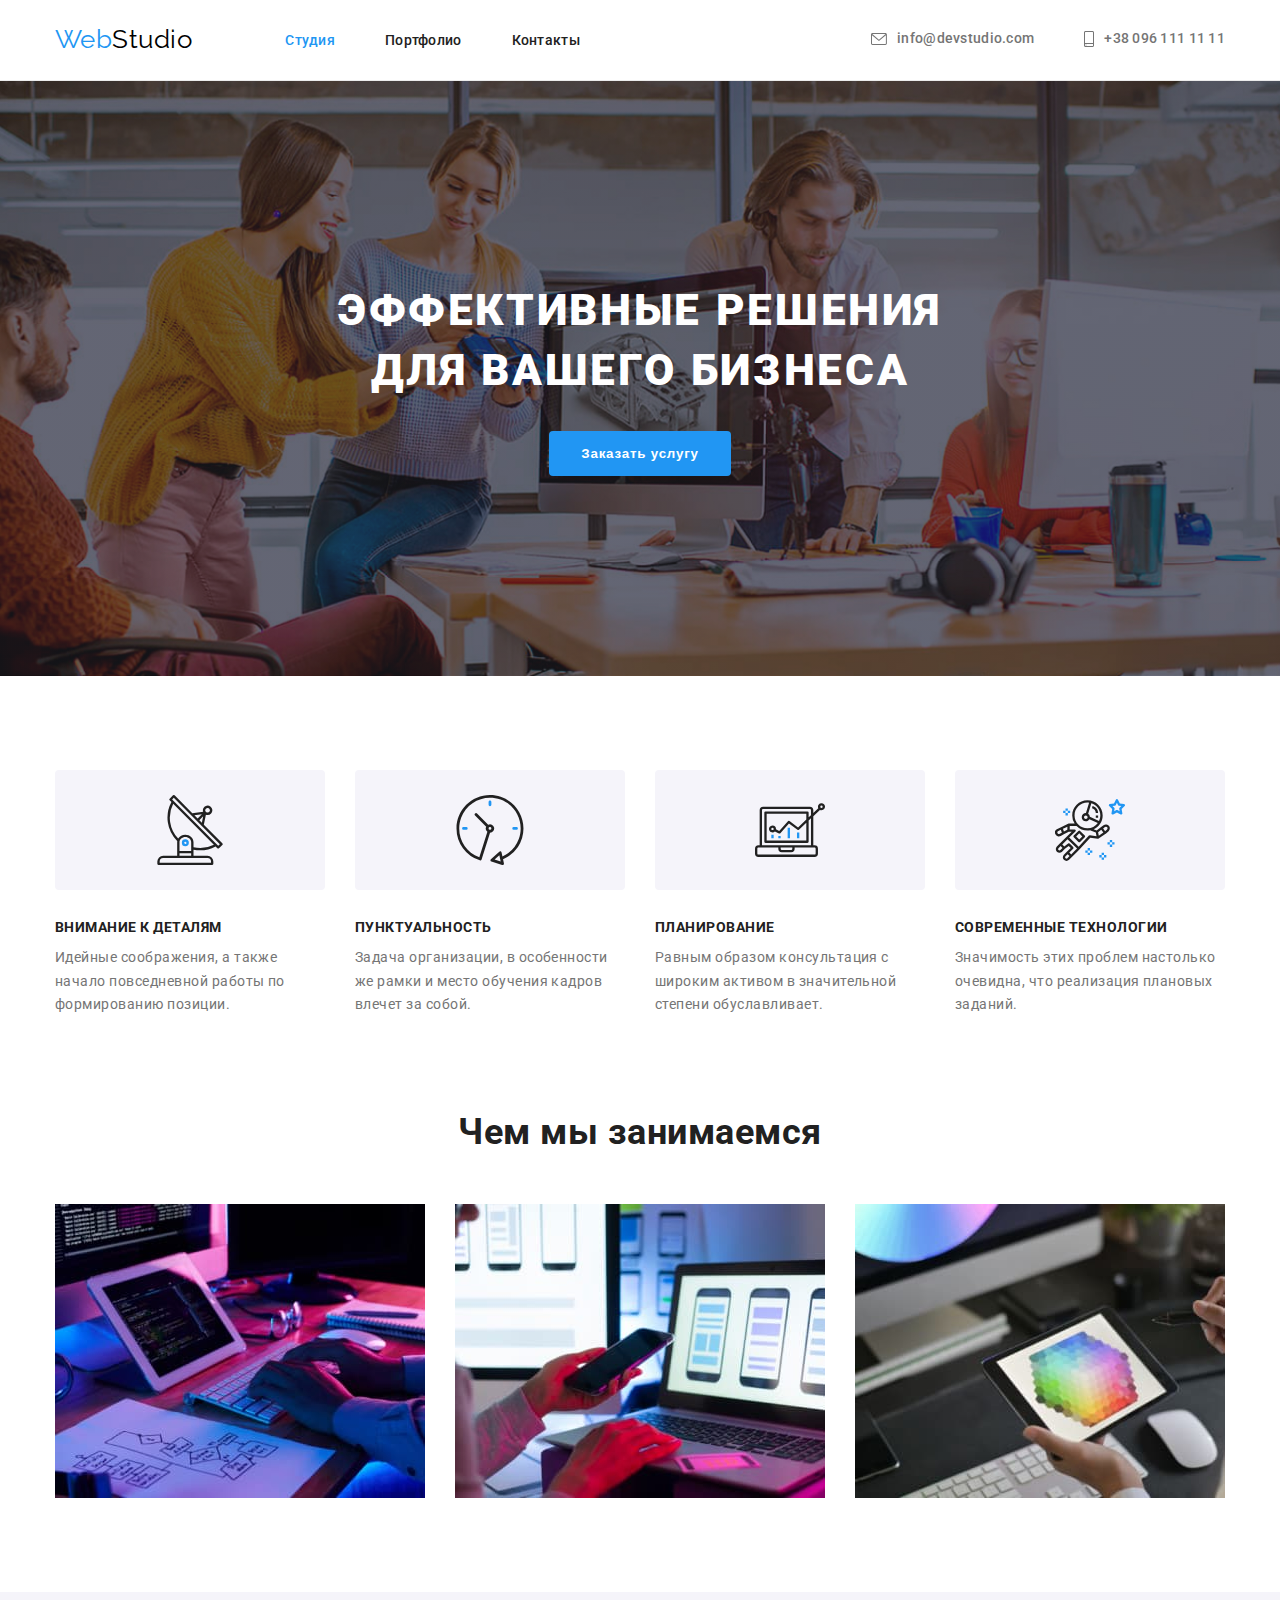
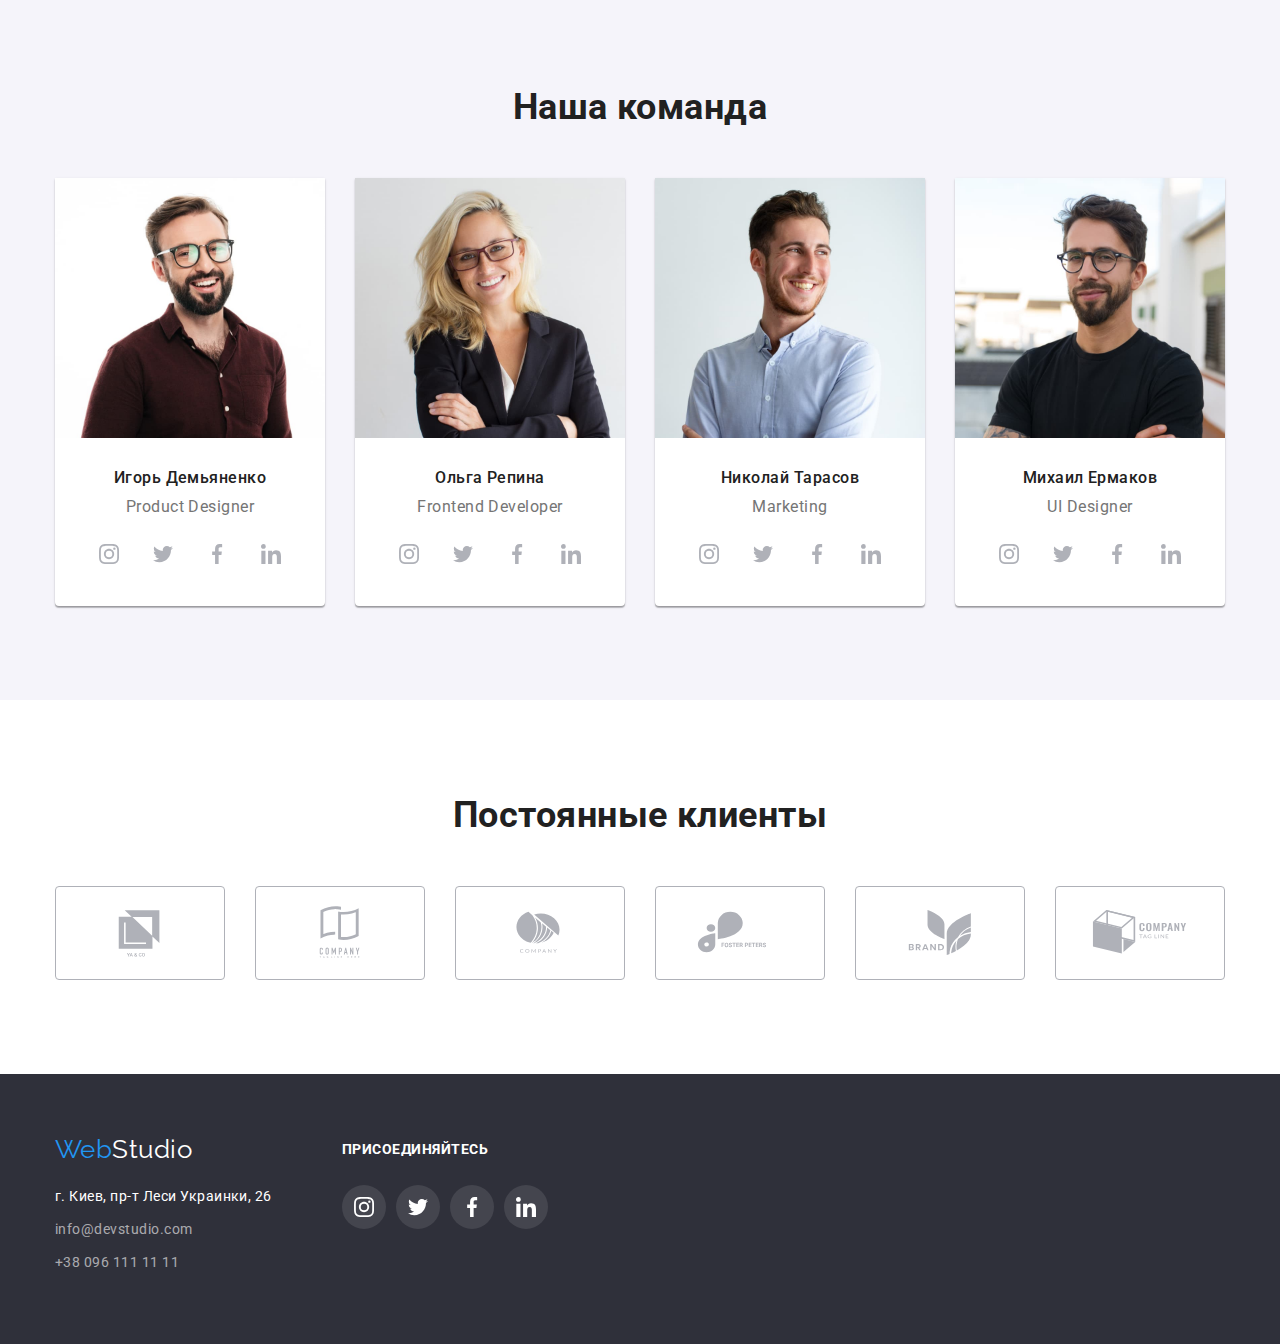
<file: index.html>
<!DOCTYPE html>
<html lang="ru">

<head>
  <meta charset="UTF-8" />
  <meta http-equiv="X-UA-Compatible" content="IE=edge" />
  <meta name="viewport" content="width=device-width, initial-scale=1.0" />
  <title>WebStudio Студия</title>
  <link rel="preconnect" href="https://fonts.gstatic.com" />
  <link href="https://fonts.googleapis.com/css2?family=Raleway:wght@700&family=Roboto:wght@400;500;700;900&display=swap"
    rel="stylesheet" />
  <link rel="stylesheet" href="https://cdnjs.cloudflare.com/ajax/libs/modern-normalize/1.0.0/modern-normalize.min.css"
    integrity="sha512-ISS7cAi1PEhQ8jnbJpJZMd29NlhNj4AWYyLOSp2CE/CsHxTCu+r+t0D2yoJudVrd0/8fTVPUVDzY5Tvli75u/g=="
    crossorigin="anonymous" />
  <link rel="stylesheet" href="./css/styles.css" />
</head>

<body>
  <header class="white-bg page-header">
    <div class="container">
      <div class="page-top">
        <a class="logo " href="./index.html"><span class="l1">Web</span><span class="l2">Studio</span></a>
        <nav class="">
          <ul class="list menu">
            <li class="item"><a class="nav select" href="./index.html">Студия</a></li>
            <li class="item"><a class="nav" href="./portfolio.html">Портфолио</a></li>
            <li class="item"><a class="nav" href="">Контакты</a></li>
          </ul>
        </nav>
        <ul class="list contacts-list">
          <li class="item">
            <a class="links-top" href="mailto:info@devstudio.com" target="_blank" rel="noopener noreferrer">
              <svg class="top-icons-svg envelope" width="16" height="12">
                <use href="./images/icons.svg#svg-01"></use>
              </svg>
              info@devstudio.com
            </a>
          </li>
          <li class="item">
            <a class="links-top" href="tel:+380961111111" target="_blank" rel="noopener noreferrer">
              <svg class="top-icons-svg envelope" width="10" height="16">
                <use href="./images/icons.svg#svg-02"></use>
              </svg>
              +38 096 111 11 11
            </a>
          </li>
        </ul>
      </div>
    </div>
  </header>

  <main>

    <section class="cta cta-bg">

      <div class="container">
        <h1 class="ind-title ">
          Эффективные решения<br /><span class="white-space">для вашего бизнеса</span>
        </h1>
        <button class="ind-btn" type="button">Заказать услугу</button>
      </div>

    </section>


    <section class="section about">
      <div class="container">
        <ul class="list about-list ">
          <li class="item  ">
            <a class="about-link" href="" target="_blank">
              <svg class="about-svg">
                <use href="./images/icons.svg#cta-01"></use>
              </svg>
            </a>

            <h3 class="ind-list1-title">Внимание к деталям</h3>
            <p class="ind-list1-text">
              Идейные соображения, а также начало повседневной работы по
              формированию позиции.
            </p>

          </li>

          <li class="item ">
            <a class="about-link" href="" target="_blank">
              <svg class="about-svg ">
                <use href="./images/icons.svg#cta-02"></use>
              </svg>
            </a>


            <h3 class="ind-list1-title">Пунктуальность</h3>
            <p class="ind-list1-text">
              Задача организации, в особенности же рамки и место обучения кадров
              влечет за собой.
            </p>

          </li>

          <li class="item ">
            <a class="about-link" href="" target="_blank">
              <svg class="about-svg ">
                <use href="./images/icons.svg#cta-03"></use>
              </svg>
            </a>

            <h3 class="ind-list1-title">Планирование</h3>
            <p class="ind-list1-text">
              Равным образом консультация с широким активом в значительной
              степени обуславливает.
            </p>

          </li>

          <li class="item">
            <a class="about-link" href="" target="_blank">
              <svg class="about-svg">
                <use href="./images/icons.svg#cta-04"></use>
              </svg>
            </a>

            <h3 class="ind-list1-title">Современные технологии</h3>
            <p class="ind-list1-text">
              Значимость этих проблем настолько очевидна, что реализация
              плановых заданий.
            </p>
      </div>
      </li>
      </ul>
      </div>
    </section>
    <section class="we-do section">
      <div class="container ">
        <h2 class="ind-headline">Чем мы занимаемся</h2>
        <ul class="list we-do-list">
          <li class="item ">
            <img src="./images/we-do/img-01.jpg" alt="Планирование" />
          </li>

          <li class="item ">
            <img src="./images/we-do/img-02.jpg" alt="Дизайн" />
          </li>

          <li class="item ">
            <img src="./images/we-do/img-03.jpg" alt="Цвет" />
          </li>
        </ul>
      </div>
    </section>

    <section class="team section light-bg">
      <div class="container">
        <h2 class="ind-headline ">Наша команда</h2>
        <ul class="list team-list">
          <li class="item">
            <img class="item-img" src="./images/team/img-01.jpg" alt="Игорь Демьяненко" />
            <div class="content">
              <h3 class="ind-list2-title">Игорь Демьяненко</h3>
              <p class="ind-list2-text">Product Designer</p>

              <ul class="list sm-icons">
                <li class="sm-item ">
                  <a href="" class="sm-links" target="_blank" rel="noopener noreferrer">
                    <svg class="sm-icons-svg">
                      <use href="./images/icons.svg#sm-01"></use>
                    </svg>
                  </a>
                </li>
                <li class="sm-item ">
                  <a href="" class="sm-links" target="_blank" rel="noopener noreferrer">
                    <svg class="sm-icons-svg">
                      <use href="./images/icons.svg#sm-02"></use>
                    </svg>
                  </a>
                </li>
                <li class="sm-item ">
                  <a href="" class="sm-links" target="_blank" rel="noopener noreferrer">
                    <svg class="sm-icons-svg">
                      <use href="./images/icons.svg#sm-03"></use>
                    </svg>
                  </a>
                </li>
                <li class="sm-item ">
                  <a href="" class="sm-links" target="_blank" rel="noopener noreferrer">
                    <svg class="sm-icons-svg">
                      <use href="./images/icons.svg#sm-04"></use>
                    </svg>
                  </a>
                </li>
              </ul>

            </div>
          </li>

          <li class="item">
            <img class="item-img" src="./images/team/img-02.jpg" alt="Ольга Репина" />
            <div class="content">
              <h3 class="ind-list2-title">Ольга Репина</h3>
              <p class="ind-list2-text">Frontend Developer</p>
              <ul class="list sm-icons">
                <li class="sm-item ">
                  <a href="" class="sm-links" target="_blank" rel="noopener noreferrer">
                    <svg class="sm-icons-svg">
                      <use href="./images/icons.svg#sm-01"></use>
                    </svg>
                  </a>
                </li>
                <li class="sm-item ">
                  <a href="" class="sm-links" target="_blank" rel="noopener noreferrer">
                    <svg class="sm-icons-svg">
                      <use href="./images/icons.svg#sm-02"></use>
                    </svg>
                  </a>
                </li>
                <li class="sm-item ">
                  <a href="" class="sm-links" target="_blank" rel="noopener noreferrer">
                    <svg class="sm-icons-svg">
                      <use href="./images/icons.svg#sm-03"></use>
                    </svg>
                  </a>
                </li>
                <li class="sm-item ">
                  <a href="" class="sm-links" target="_blank" rel="noopener noreferrer">
                    <svg class="sm-icons-svg">
                      <use href="./images/icons.svg#sm-04"></use>
                    </svg>
                  </a>
                </li>
              </ul>
            </div>
          </li>

          <li class="item">
            <img class="item-img" src="./images/team/img-03.jpg" alt="Николай Тарасов" />
            <div class="content">
              <h3 class="ind-list2-title">Николай Тарасов</h3>
              <p class="ind-list2-text">Marketing</p>
              <ul class="list sm-icons">
                <li class="sm-item ">
                  <a href="" class="sm-links" target="_blank" rel="noopener noreferrer">
                    <svg class="sm-icons-svg">
                      <use href="./images/icons.svg#sm-01"></use>
                    </svg>
                  </a>
                </li>
                <li class="sm-item ">
                  <a href="" class="sm-links" target="_blank" rel="noopener noreferrer">
                    <svg class="sm-icons-svg">
                      <use href="./images/icons.svg#sm-02"></use>
                    </svg>
                  </a>
                </li>
                <li class="sm-item ">
                  <a href="" class="sm-links" target="_blank" rel="noopener noreferrer">
                    <svg class="sm-icons-svg">
                      <use href="./images/icons.svg#sm-03"></use>
                    </svg>
                  </a>
                </li>
                <li class="sm-item ">
                  <a href="" class="sm-links" target="_blank" rel="noopener noreferrer">
                    <svg class="sm-icons-svg">
                      <use href="./images/icons.svg#sm-04"></use>
                    </svg>
                  </a>
                </li>
              </ul>
            </div>
          </li>

          <li class="item">
            <img class="item-img" src="./images/team/img-04.jpg" alt="Михаил Ермаков" />
            <div class="content">
              <h3 class="ind-list2-title">Михаил Ермаков</h3>
              <p class="ind-list2-text">UI Designer</p>
              <ul class="list sm-icons">
                <li class="sm-item ">
                  <a href="" class="sm-links" target="_blank" rel="noopener noreferrer">
                    <svg class="sm-icons-svg">
                      <use href="./images/icons.svg#sm-01"></use>
                    </svg>
                  </a>
                </li>
                <li class="sm-item ">
                  <a href="" class="sm-links" target="_blank" rel="noopener noreferrer">
                    <svg class="sm-icons-svg">
                      <use href="./images/icons.svg#sm-02"></use>
                    </svg>
                  </a>
                </li>
                <li class="sm-item ">
                  <a href="" class="sm-links" target="_blank" rel="noopener noreferrer">
                    <svg class="sm-icons-svg">
                      <use href="./images/icons.svg#sm-03"></use>
                    </svg>
                  </a>
                </li>
                <li class="sm-item ">
                  <a href="" class="sm-links" target="_blank" rel="noopener noreferrer">
                    <svg class="sm-icons-svg">
                      <use href="./images/icons.svg#sm-04"></use>
                    </svg>
                  </a>
                </li>
              </ul>
            </div>
          </li>
        </ul>
      </div>
    </section>
    <section class="clients section">
      <div class="container">
        <h2 class="ind-headline">Постоянные клиенты</h2>
        <ul class="list clients-list">
          <li class="item">
            <a href="" class="clients-links" target="_blank" rel="noopener noreferrer">
              <svg class="clients-svg" width="106" height="60">
                <use href="./images/icons.svg#log-01"></use>
              </svg>
            </a>
          </li>
          <li class="item">
            <a href="" class="clients-links" target="_blank" rel="noopener noreferrer">
              <svg class="clients-svg" width="106" height="60">
                <use href="./images/icons.svg#log-02"></use>
              </svg>
            </a>
          </li>
          <li class="item">
            <a href="" class="clients-links" target="_blank" rel="noopener noreferrer">
              <svg class="clients-svg" width="106" height="60">
                <use href="./images/icons.svg#log-03"></use>
              </svg>
            </a>
          </li>
          <li class="item">
            <a href="" class="clients-links" target="_blank" rel="noopener noreferrer">
              <svg class="clients-svg" width="106" height="60">
                <use href="./images/icons.svg#log-04"></use>
              </svg>
            </a>
          </li>
          <li class="item">
            <a href="" class="clients-links" target="_blank" rel="noopener noreferrer">
              <svg class="clients-svg" width="106" height="60">
                <use href="./images/icons.svg#log-05"></use>
              </svg>
            </a>
          </li>
          <li class="item">
            <a href="" class="clients-links" target="_blank" rel="noopener noreferrer">
              <svg class="clients-svg" width="106" height="60">
                <use href="./images/icons.svg#log-06"></use>
              </svg>
            </a>
          </li>
        </ul>
      </div>
    </section>
  </main>

  <footer class="dark-bg footer-info">
    <div class="container">
      <div class="bot-row">
        <div class="address-bot">
          <a class="logo-bot" href="./index.html"><span class="l1">Web</span><span class="l3">Studio</span>
          </a>
          <address>
            <ul class="list address-list">
              <li class="item">
                <a class="address" href="https://goo.gl/maps/Poxogy9ZwxsRHQay8" target="_blank">г. Киев, пр-т Леси
                  Украинки,
                  26</a>
              </li>
              <li class="item">
                <a class="links-bot" href="mailto:info@devstudio.com" target="_blank">info@devstudio.com</a>
              </li>
              <li class="item">
                <a class="links-bot" href="tel:+380961111111" target="_blank">+38 096 111 11 11</a>
              </li>
            </ul>
          </address>
        </div>
        <div class="sm-bot">
          <h3 class="sm-bot-title">присоединяйтесь</h3>
          <ul class="list sm-bot-list">
            <li class="item">
              <a href="" class="sm-bot-links" target="_blank" rel="noopener noreferrer">
                <svg class="sm-bot-svg">
                  <use href="./images/icons.svg#sm-01"></use>
                </svg>
              </a>
            </li>
            <li class="item">
              <a href="" class="sm-bot-links" target="_blank" rel="noopener noreferrer">
                <svg class="sm-bot-svg">
                  <use href="./images/icons.svg#sm-02"></use>
                </svg>
              </a>
            </li>
            <li class="item">
              <a href="" class="sm-bot-links" target="_blank" rel="noopener noreferrer">
                <svg class="sm-bot-svg">
                  <use href="./images/icons.svg#sm-03"></use>
                </svg>
              </a>
            </li>
            <li class="item">
              <a href="" class="sm-bot-links" target="_blank" rel="noopener noreferrer">
                <svg class="sm-bot-svg">
                  <use href="./images/icons.svg#sm-04"></use>
                </svg>
              </a>
            </li>
          </ul>

        </div>
      </div>
    </div>

  </footer>

</body>

</html>
</file>
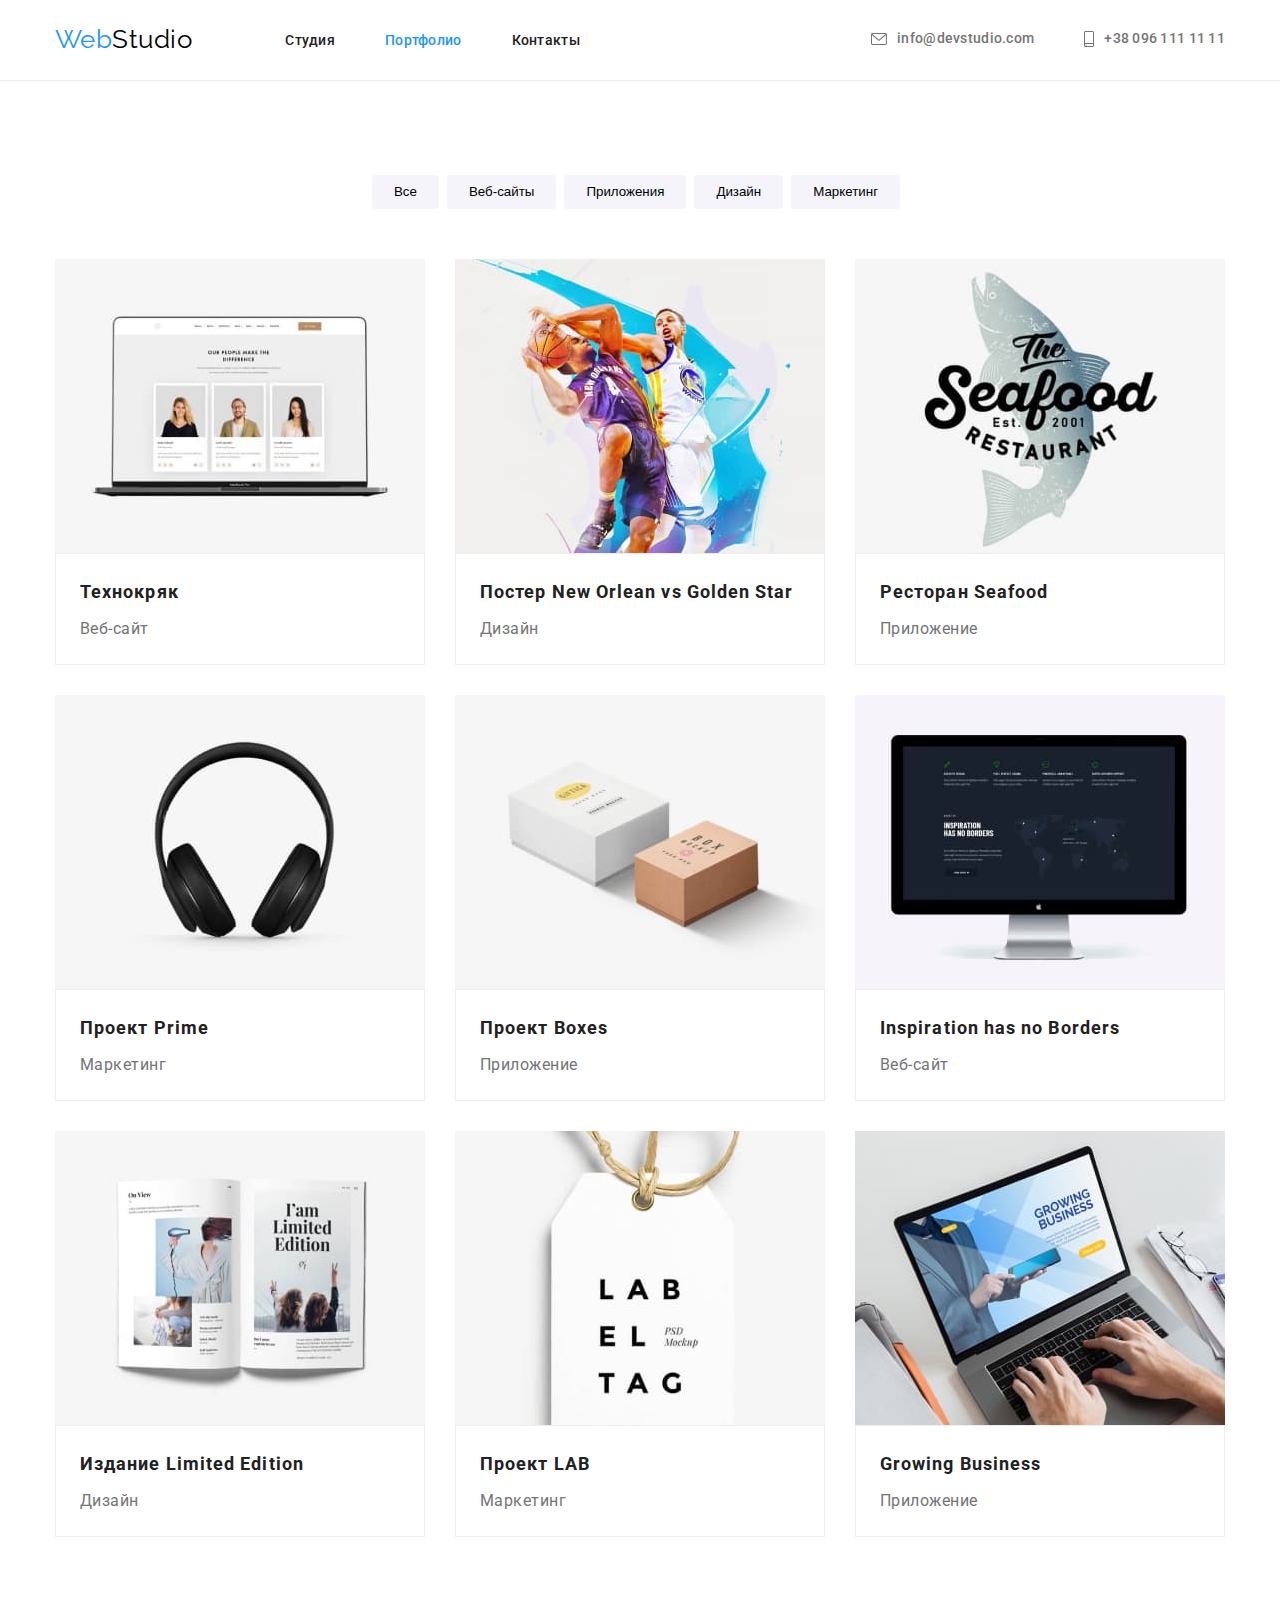
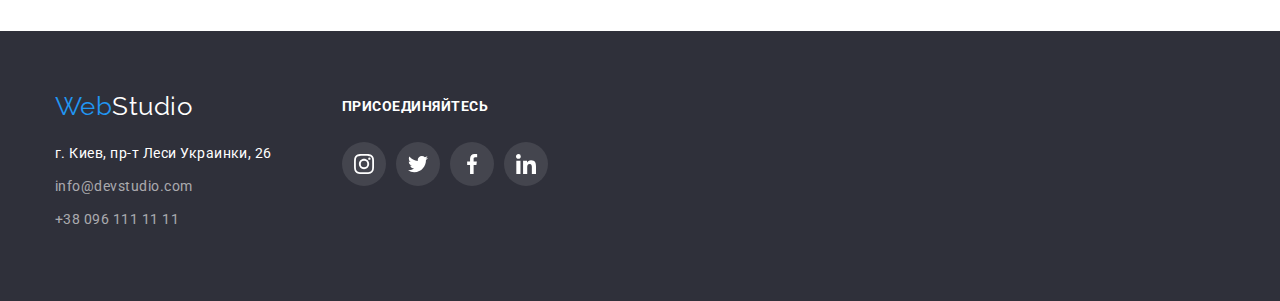
<file: portfolio.html>
<!DOCTYPE html>
<html lang="ru">

<head>
    <meta charset="UTF-8">
    <meta http-equiv="X-UA-Compatible" content="IE=edge">
    <meta name="viewport" content="width=device-width, initial-scale=1.0">
    <title>WebStudio Портфолио</title>
    <link rel="preconnect" href="https://fonts.gstatic.com">
    <link
        href="https://fonts.googleapis.com/css2?family=Raleway:wght@700&family=Roboto:wght@400;500;700;900&display=swap"
        rel="stylesheet">
    <link rel="stylesheet" href="https://cdnjs.cloudflare.com/ajax/libs/modern-normalize/1.0.0/modern-normalize.min.css"
        integrity="sha512-ISS7cAi1PEhQ8jnbJpJZMd29NlhNj4AWYyLOSp2CE/CsHxTCu+r+t0D2yoJudVrd0/8fTVPUVDzY5Tvli75u/g=="
        crossorigin="anonymous" />
    <link rel="stylesheet" href="./css/styles.css">
</head>

<body>
    <header class="white-bg page-header">
        <div class="container">
            <div class="page-top">
                <a class="logo " href="./index.html"><span class="l1">Web</span><span class="l2">Studio</span></a>
                <nav class="">
                    <ul class="list menu">
                        <li class="item"><a class="nav" href="./index.html">Студия</a></li>
                        <li class="item"><a class="nav select" href="./portfolio.html">Портфолио</a></li>
                        <li class="item"><a class="nav" href="">Контакты</a></li>
                    </ul>
                </nav>
                <ul class="list contacts-list">
                    <li class="item">
                        <a class="links-top" href="mailto:info@devstudio.com" target="_blank" rel="noopener noreferrer">
                            <svg class="top-icons-svg envelope" width="16" height="12">
                                <use href="./images/icons.svg#svg-01"></use>
                            </svg>
                            info@devstudio.com
                        </a>
                    </li>
                    <li class="item">
                        <a class="links-top" href="tel:+380961111111" target="_blank" rel="noopener noreferrer">
                            <svg class="top-icons-svg envelope" width="10" height="16">
                                <use href="./images/icons.svg#svg-02"></use>
                            </svg>
                            +38 096 111 11 11
                        </a>
                    </li>
                </ul>
            </div>
        </div>
    </header>

    <main>
        <section class="section portfolio">
            <div class="container">
                <h1 class="visually-hidden">Фильтр Работ</h1>
                <ul class="list btn-list">
                    <li class="item"><button class="por-btn" type="button">Все</button></li>
                    <li class="item"><button class="por-btn" type="button">Веб-сайты</button></li>
                    <li class="item"><button class="por-btn" type="button">Приложения</button></li>
                    <li class="item"><button class="por-btn" type="button">Дизайн</button></li>
                    <li class="item"><button class="por-btn" type="button">Маркетинг</button></li>
                </ul>

                <ul class="list por-list1">
                    <li class="item shadow">
                        <a href="" class="por-links" target="_blank" rel="noopener noreferrer">
                            <div class="fuckthisshadow">
                                <img src="./images/portfolio/img-01.jpg" alt="Веб-сайт: Технокряк">
                                <div class="description">
                                    <h2 class="por-list1-title">Технокряк</h2>
                                    <p class="por-list1-text">Веб-сайт</p>
                                </div>
                            </div>
                        </a>
                    </li>

                    <li class="item shadow">
                        <a href="" class="por-links" target="_blank" rel="noopener noreferrer">
                            <div class="fuckthisshadow">
                                <img src="./images/portfolio/img-02.jpg" alt="Дизайн: Постер New Orlean vs Golden Star">
                                <div class="description">
                                    <h2 class="por-list1-title">Постер New Orlean vs Golden Star</h2>
                                    <p class="por-list1-text">Дизайн</p>
                                </div>
                            </div>
                        </a>
                    </li>
                    <li class="item  shadow ">
                        <a href="" class="por-links" target="_blank" rel="noopener noreferrer">
                            <div class="fuckthisshadow">
                                <img src="./images/portfolio/img-03.jpg" alt="Приложение: Ресторан Seafood">
                                <div class="description">
                                    <h2 class="por-list1-title">Ресторан Seafood</h2>
                                    <p class="por-list1-text">Приложение</p>
                                </div>
                            </div>
                        </a>
                    </li>
                    <li class="item  shadow">
                        <a href="" class="por-links" target="_blank" rel="noopener noreferrer">
                            <div class="fuckthisshadow">
                                <img src="./images/portfolio/img-04.jpg" alt="Маркетинг: Проект Prime">
                                <div class="description">
                                    <h2 class="por-list1-title">Проект Prime</h2>
                                    <p class="por-list1-text">Маркетинг</p>
                                </div>
                            </div>
                        </a>
                    </li>
                    <li class="item  shadow">
                        <a href="" class="por-links" target="_blank" rel="noopener noreferrer">
                            <div class="fuckthisshadow">
                                <img src="./images/portfolio/img-05.jpg" alt="Приложение: Проект Boxes">
                                <div class="description">
                                    <h2 class="por-list1-title">Проект Boxes</h2>
                                    <p class="por-list1-text">Приложение</p>
                                </div>
                            </div>
                        </a>
                    </li>
                    <li class="item  shadow">
                        <a href="" class="por-links" target="_blank" rel="noopener noreferrer">
                            <div class="fuckthisshadow">
                                <img src="./images/portfolio/img-06.jpg" alt="Веб-сайт: Inspiration has no Borders">
                                <div class="description">
                                    <h2 class="por-list1-title">Inspiration has no Borders</h2>
                                    <p class="por-list1-text">Веб-сайт</p>
                                </div>
                            </div>
                        </a>
                    </li>
                    <li class="item  shadow">
                        <a href="" class="por-links" target="_blank" rel="noopener noreferrer">
                            <div class="fuckthisshadow">
                                <img src="./images/portfolio/img-07.jpg" alt="Дизайн: Издание Limited Edition">
                                <div class="description">
                                    <h2 class="por-list1-title">Издание Limited Edition</h2>
                                    <p class="por-list1-text">Дизайн</p>
                                </div>
                            </div>
                        </a>
                    </li>
                    <li class="item  shadow">

                        <a href="" class="por-links" target="_blank" rel="noopener noreferrer">
                            <div class="fuckthisshadow">
                                <img src="./images/portfolio/img-08.jpg" alt="Маркетинг: Проект LAB">
                                <div class="description">
                                    <h2 class="por-list1-title">Проект LAB</h2>
                                    <p class="por-list1-text">Маркетинг</p>
                                </div>
                            </div>
                        </a>
                    </li>
                    <li class="item  shadow">
                        <a href="" class="por-links" target="_blank" rel="noopener noreferrer">
                            <div class="fuckthisshadow">
                                <img src="./images/portfolio/img-09.jpg" alt="Приложение: Growing Business">
                                <div class="description">
                                    <h2 class="por-list1-title">Growing Business</h2>
                                    <p class="por-list1-text">Приложение</p>
                                </div>
                            </div>
                        </a>
                    </li>
                </ul>
            </div>
        </section>
    </main>

    <footer class="dark-bg footer-info">
        <div class="container">
            <div class="bot-row">
                <div class="address-bot">
                    <a class="logo-bot" href="./index.html"><span class="l1">Web</span><span class="l3">Studio</span>
                    </a>
                    <address>
                        <ul class="list address-list">
                            <li class="item">
                                <a class="address" href="https://goo.gl/maps/Poxogy9ZwxsRHQay8" target="_blank">г. Киев,
                                    пр-т Леси
                                    Украинки,
                                    26</a>
                            </li>
                            <li class="item">
                                <a class="links-bot" href="mailto:info@devstudio.com"
                                    target="_blank">info@devstudio.com</a>
                            </li>
                            <li class="item">
                                <a class="links-bot" href="tel:+380961111111" target="_blank">+38 096 111 11 11</a>
                            </li>
                        </ul>
                    </address>
                </div>
                <div class="sm-bot">
                    <h3 class="sm-bot-title">присоединяйтесь</h3>
                    <ul class="list sm-bot-list">
                        <li class="item">
                            <a href="" class="sm-bot-links" target="_blank" rel="noopener noreferrer">
                                <svg class="sm-bot-svg">
                                    <use href="./images/icons.svg#sm-01"></use>
                                </svg>
                            </a>
                        </li>
                        <li class="item">
                            <a href="" class="sm-bot-links" target="_blank" rel="noopener noreferrer">
                                <svg class="sm-bot-svg">
                                    <use href="./images/icons.svg#sm-02"></use>
                                </svg>
                            </a>
                        </li>
                        <li class="item">
                            <a href="" class="sm-bot-links" target="_blank" rel="noopener noreferrer">
                                <svg class="sm-bot-svg">
                                    <use href="./images/icons.svg#sm-03"></use>
                                </svg>
                            </a>
                        </li>
                        <li class="item">
                            <a href="" class="sm-bot-links" target="_blank" rel="noopener noreferrer">
                                <svg class="sm-bot-svg">
                                    <use href="./images/icons.svg#sm-04"></use>
                                </svg>
                            </a>
                        </li>
                    </ul>

                </div>
            </div>
        </div>

    </footer>

</body>

</html>
</file>
<file: css/styles.css>
:root {
  --text-cl: #212121;
  --text-alt-cl: #757575;
  --text-logo-cl: #000000;
  --text-links-cl: #ffffff;
  --text-bot-links-cl: rgba(255, 255, 255, 0.6);
  --text-accent-cl: #2196f3;

  --bg-darck-cl: #2f303a;
  --bg-light-cl: #f5f4fa;
  --bg-white-cl: #ffffff;
  --bg-index-img: #c4c4c4;
  --bg-about-icon: #f5f4fa;

  --icons-cl: #afb1b8;

  --over-index-img: rgba(47, 48, 58, 0.4);

  --border-por-box: rgba(238, 238, 238, 1);
  --border-header-box: rgba(236, 236, 236, 1);
  --shadow-item-box: 0px 1px 3px rgba(0, 0, 0, 0.12),
    0px 1px 1px rgba(0, 0, 0, 0.14), 0px 2px 1px rgba(0, 0, 0, 0.2);
  --shadow-por-item: 0px 1px 1px rgba(0, 0, 0, 0.12),
    0px 4px 4px rgba(0, 0, 0, 0.06), 1px 4px 6px rgba(0, 0, 0, 0.16);

  --about-br: 4px;
  --padding-footer: 60px;
  --padding-section: 94px;
  --margin-left-li: 30px;

  --font-main: "Roboto", Arial, Helvetica, sans-serif;
  --font-logo: "Raleway", Arial, Helvetica, sans-serif;
}

body {
  font-display: optional;
  font-family: var(--font-main);
  letter-spacing: 0.03em;
  color: var(--text-cl);
}

html {
  box-sizing: border-box;
}

*,
*::before,
*::after {
  box-sizing: inherit;
  padding: 0;
  margin: 0;
}

h1,
h2,
h3,
h4,
h5,
h6,
p {
  margin: 0;
}

img {
  display: block;
  max-width: 100%;
  height: auto;
}

.logo {
  font-family: var(--font-logo);
  font-size: 26px;
  line-height: 1.19;
  text-decoration: none;
  margin-right: 93px;
  display: flex;
  align-items: center;
}

.logo-bot {
  font-family: var(--font-logo);
  font-size: 26px;
  line-height: 1.19;
  text-decoration: none;
  display: flex;
  align-items: center;
  margin-bottom: 20px;
}

.logo .l1 {
  color: var(--text-accent-cl);
}

.logo .l2 {
  color: var(--text-logo-cl);
}

.logo-bot .l1 {
  color: var(--text-accent-cl);
}

.logo-bot .l3 {
  color: var(--text-links-cl);
}

.list {
  list-style: none;
  margin: 0;
  padding-left: 0;
}

.nav {
  font-weight: 500;
  font-size: 14px;
  line-height: 1.14;
  letter-spacing: 0.02em;
  color: inherit;
  text-decoration: none;
}

.nav:active {
  color: var(--text-accent-cl);
}

.nav:hover,
.nav:focus {
  color: var(--text-accent-cl);
}

.select {
  color: var(--text-accent-cl);
}

.links-top {
  display: flex;
  font-weight: 500;
  font-size: 14px;
  line-height: 1.14;
  letter-spacing: 0.02em;
  color: var(--text-alt-cl);
  text-decoration: none;
  align-items: center;
}

.top-icons-svg {
  margin-right: 10px;
  fill: var(--text-alt-cl);
}

.links-top:hover,
.links-top:focus {
  color: var(--text-accent-cl);
}

.links-top:hover .envelope,
.links-top:focus .envelope {
  fill: var(--text-accent-cl);
}

.icon:hover,
.icon:focus {
  fill: var(--text-accent-cl);
}

.white-bg {
  background-color: var(--bg-white-cl);
}
.dark-bg {
  background-color: var(--bg-darck-cl);
}
.light-bg {
  background-color: var(--bg-light-cl);
}

.ind-title {
  font-weight: 900;
  font-size: 44px;
  line-height: 1.36;
  text-align: center;
  letter-spacing: 0.06em;
  color: var(--text-links-cl);
  text-transform: uppercase;
  margin-bottom: 30px;
}

.white-space {
  white-space: nowrap;
}

.ind-btn {
  border: none;
  border-radius: 4px;
  font-weight: 700;
  line-height: 1.88;
  display: flex;
  text-align: center;
  letter-spacing: 0.06em;
  color: var(--text-links-cl);
  background-color: var(--text-accent-cl);
  cursor: pointer;
  padding: 10px 32px;
  margin-left: auto;
  margin-right: auto;
}

.ind-list1-title {
  margin-bottom: 10px;
  font-weight: 700;
  font-size: 14px;
  line-height: 1.14;
  text-transform: uppercase;
}

.ind-list1-text {
  font-size: 14px;
  line-height: 1.71;
  color: var(--text-alt-cl);
}

.ind-headline {
  font-size: 36px;
  line-height: 1.17;
  text-align: center;
  font-weight: 700;
  margin-bottom: 50px;
}

.ind-list2-title {
  font-weight: 500;
  font-size: 16px;
  line-height: 1.19;
  text-align: center;
  letter-spacing: 0.03em;
  margin-bottom: 10px;
}

.ind-list2-text {
  line-height: 1.19;
  font-size: 16px;
  text-align: center;
  letter-spacing: 0.03em;
  color: var(--text-alt-cl);
  margin-bottom: 16px;
}

.visually-hidden {
  position: absolute !important;
  clip: rect(1px 1px 1px 1px);
  clip: rect(1px, 1px, 1px, 1px);
  padding: 0 !important;
  border: 0 !important;
  height: 1px !important;
  width: 1px !important;
  overflow: hidden;
}

.por-btn {
  border: none;
  border-radius: 4px;
  font-weight: 500;
  text-align: center;
  line-height: 1.63;
  background-color: var(--bg-light-cl);
  cursor: pointer;
  padding: 6px 22px;
}

.por-btn:hover,
.por-btn:focus {
  background-color: var(--text-accent-cl);
  color: var(--text-links-cl);
  box-shadow: 0px 3px 1px rgba(0, 0, 0, 0.1), 0px 1px 2px rgba(0, 0, 0, 0.08),
    0px 2px 2px rgba(0, 0, 0, 0.12);
  border-radius: 4px;
}

.por-list1-title {
  font-weight: 700;
  font-size: 18px;
  line-height: 2;
  letter-spacing: 0.06em;
  margin-bottom: 4px;
}

.por-list1-text {
  font-size: 16px;
  line-height: 1.88;
  letter-spacing: 0.03em;
  color: var(--text-alt-cl);
}

.por-links {
  text-decoration: none;
  color: inherit;
}

.por-links:hover,
.por-links:focus {
  display: inline-block;
  box-shadow: var(--shadow-item-box);
}

/* .shadow:hover,
.shadow:focus {
  box-shadow: var(--shadow-item-box);
} */

.address {
  font-style: normal;
  font-size: 14px;
  line-height: 1.71;
  color: var(--text-links-cl);
  text-decoration: none;
}

.address:hover,
.address:focus {
  color: var(--text-accent-cl);
}

.links-bot {
  font-style: normal;
  font-size: 14px;
  line-height: 1.71;
  color: var(--text-bot-links-cl);
  text-decoration: none;
}

.links-bot:hover,
.links-bot:focus {
  color: var(--text-accent-cl);
}

/* hw-03 */

.container {
  width: 1200px;
  padding-left: 15px;
  padding-right: 15px;
  margin-left: auto;
  margin-right: auto;
}

.outr {
  outline: 3px solid red;
}
.outb {
  outline: 3px solid blue;
}

.page-top {
  display: flex;
  align-items: center;
}

.page-header {
  padding-top: 24px;
  padding-bottom: 25px;
  border-bottom: 1px solid var(--border-header-box);
}

.menu {
  display: flex;
  align-items: center;
}

.menu .item:not(:last-child) {
  margin-right: 50px;
}

.contacts-list {
  display: flex;
  margin-left: auto;
  padding: 0;
}

.contacts-list .item:not(:last-child) {
  margin-right: 50px;
}

.contacts-list .item {
  display: flex;
}

.cta {
  padding-top: 200px;
  padding-bottom: 200px;
}

.cta-bg {
  display: flex;
  background-color: var(--bg-index-img);
  background-image: linear-gradient(
      var(--over-index-img),
      var(--over-index-img)
    ),
    url(../images/index/cta-bg.jpg);
  background-repeat: no-repeat, no-repeat;
  background-position: center, center;
  background-size: cover, cover;
  max-width: 1600px;
  /* min-width: 1600px;
  min-height: 600px; */
  margin-left: auto;
  margin-right: auto;
}

.section {
  padding-top: var(--padding-section);
}

.about-list {
  display: flex;
  flex-wrap: wrap;
  margin-left: calc(-1 * var(--margin-left-li));
}

.about-list > .item {
  flex-basis: calc(100% / 4 - var(--margin-left-li));
  margin-left: var(--margin-left-li);
}

.about-link {
  display: flex;
  justify-content: center;
  align-items: center;
  width: 270px;
  height: 120px;
  background: var(--bg-light-cl);
  border-radius: 4px;
  margin-bottom: 30px;
}

.about-svg {
  width: 70px;
  height: 70px;
}

.we-do {
  padding-bottom: var(--padding-section);
}

.we-do-list {
  display: flex;
  flex-wrap: wrap;
  margin-left: calc(-1 * var(--margin-left-li));
}

.we-do-list .item {
  flex-basis: calc(100% / 3 - var(--margin-left-li));
  margin-left: var(--margin-left-li);
}

.team {
  padding-bottom: var(--padding-section);
}

.team-list {
  display: flex;
  flex-wrap: wrap;
  margin-left: calc(-1 * var(--margin-left-li));
}

.team-list .item {
  flex-basis: calc(100% / 4 - var(--margin-left-li));
  margin-left: var(--margin-left-li);
  box-shadow: var(--shadow-item-box);
  border-radius: 0px 0px 4px 4px;
  overflow: hidden;
}

.team .content {
  padding-top: 30px;
  padding-bottom: 30px;
}

.clients {
  padding-bottom: var(--padding-section);
}

.clients-links {
  display: flex;
  align-items: center;
  justify-content: center;
  border: 1px solid #afb1b8;
  border-radius: 4px;
  overflow: hidden;
  padding-bottom: 16px;
  padding-top: 16px;
}

.clients-list {
  display: flex;
  flex-wrap: wrap;
  margin-left: calc(-1 * var(--margin-left-li));
}

.clients-list .item {
  flex-basis: calc(100% / 6 - var(--margin-left-li));
  margin-left: calc(var(--margin-left-li));
}

.clients-svg {
  fill: #afb1b8;
}

.clients-links:focus,
.clients-links:hover {
  border: 1px solid var(--text-accent-cl);
}

.clients-links:focus .clients-svg,
.clients-links:hover .clients-svg {
  fill: var(--text-accent-cl);
}

.sm-icons {
  display: flex;
  justify-content: center;
  align-items: center;
}

.sm-icons-svg {
  width: 20px;
  height: 20px;
  fill: var(--icons-cl);
}

.sm-links {
  display: flex;
  justify-content: center;
  align-items: center;
  width: 44px;
  height: 44px;
  border-radius: 50%;
}

.sm-item:not(:last-child) {
  margin-right: 10px;
}

.sm-links:hover,
.sm-links:focus {
  background: var(--text-accent-cl);
}

.sm-links:hover .sm-icons-svg,
.sm-links:focus .sm-icons-svg {
  fill: var(--text-links-cl);
}
/* .team-list .item .item-img {
  margin-bottom: 30px;
} */

.team-list .item {
  background-color: var(--bg-white-cl);
}

.address-list .item {
  margin-bottom: 9px;
}
.footer-info {
  padding-top: var(--padding-footer);
  padding-bottom: var(--padding-footer);
}

.footer-info address .item {
  margin-bottom: 9px;
}

.bot-row {
  display: flex;
}

.sm-bot {
  margin-left: 70px;
}

.sm-bot-title {
  color: var(--text-links-cl);
  font-weight: bold;
  font-size: 14px;
  line-height: 2.24;
  text-transform: uppercase;
  margin-bottom: 20px;
}

.sm-bot-list {
  display: flex;
}

.sm-bot-svg {
  fill: var(--text-links-cl);
  width: 20px;
  height: 20px;
}

.sm-bot-links {
  display: flex;
  justify-content: center;
  align-items: center;
  width: 44px;
  height: 44px;
  border-radius: 50%;
  background-color: rgba(255, 255, 255, 0.1);
}

.sm-bot-links:hover,
.sm-bot-links:focus {
  background-color: var(--text-accent-cl);
}

.sm-bot-list .item {
  margin-right: 10px;
}

.portfolio {
  padding-bottom: var(--padding-section);
}

.btn-list {
  display: flex;
  justify-content: center;
  margin-bottom: 50px;
}

.btn-list .item {
  margin-right: 8px;
}

.por-list1 {
  display: flex;
  flex-wrap: wrap;
  margin-left: calc(-1 * var(--margin-left-li));
  margin-top: calc(-1 * var(--margin-left-li));
}

.por-list1 .item {
  flex-basis: calc(100% / 3 - var(--margin-left-li));
  margin-left: var(--margin-left-li);
  margin-top: var(--margin-left-li);
}

.description {
  padding: 20px 24px;
  border: 1px solid rgba(238, 238, 238, 1);
}
</file>
